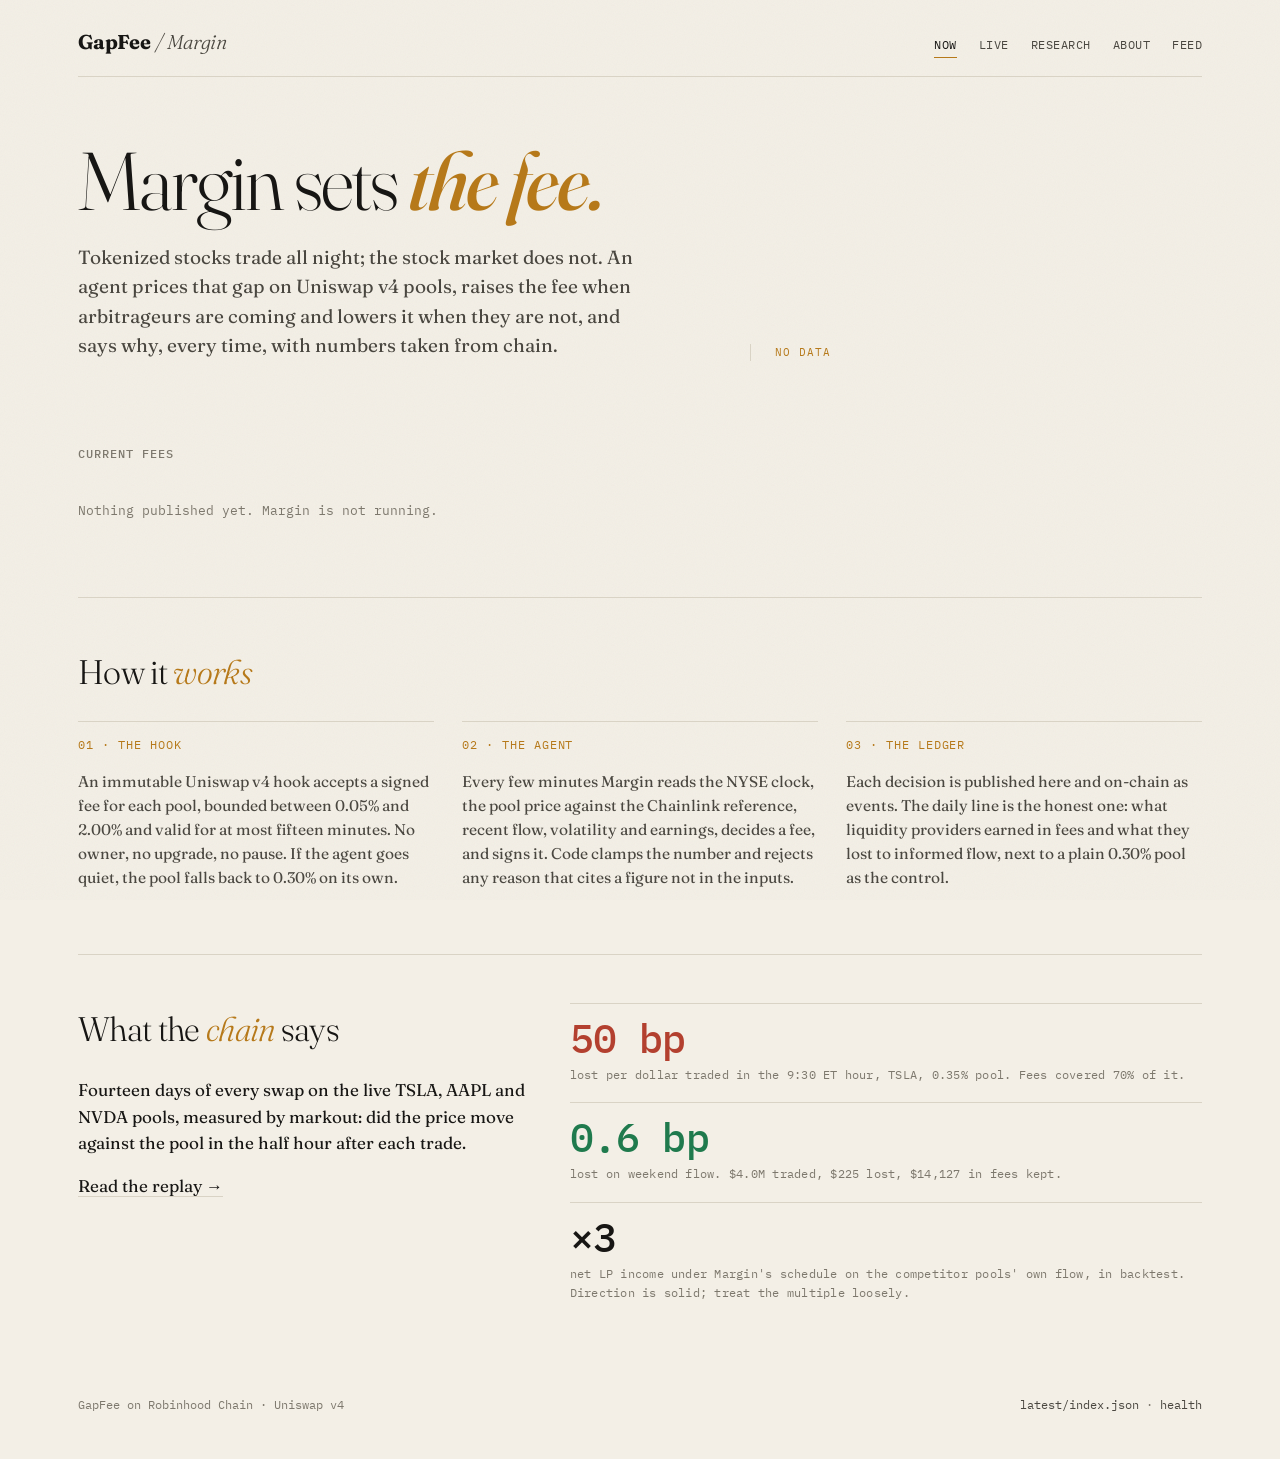
<file: index.html>
<!doctype html>
<html lang="en">
<head>
<meta charset="utf-8">
<meta name="viewport" content="width=device-width, initial-scale=1">
<title>GapFee · Margin sets the fee</title>
<meta name="description" content="An agent prices the swap fee on tokenized-stock/USDG Uniswap v4 pools on Robinhood Chain and posts every decision. Every number from chain.">
<link rel="icon" href="data:image/svg+xml,%3Csvg xmlns='http://www.w3.org/2000/svg' viewBox='0 0 32 32'%3E%3Crect width='32' height='32' fill='%230b0c0e'/%3E%3Cpath d='M6 24 L13 10 L19 20 L26 8' stroke='%23f2b544' stroke-width='3' fill='none'/%3E%3C/svg%3E">
<link rel="stylesheet" href="site.css">
</head>
<body>
<div class="wrap">
  <header class="top">
    <a class="brand" href="./">GapFee <em>/ Margin</em></a>
    <nav><a href="./" aria-current="page">Now</a><a href="live">Live</a><a href="research">Research</a><a href="about">About</a><a href="latest/index.json">Feed</a></nav>
  </header>

  <section class="hero" style="border-bottom:0">
    <div>
      <h1 class="reveal">Margin sets <em>the fee.</em></h1>
      <p class="lede reveal">Tokenized stocks trade all night; the stock market does not. An agent prices that gap on Uniswap v4 pools, raises the fee when arbitrageurs are coming and lowers it when they are not, and says why, every time, with numbers taken from chain.</p>
    </div>
    <div class="clock reveal" id="clock"><span class="phase">loading</span></div>
  </section>
  <div class="tape" id="tape"></div>

  <section>
    <h3>Current fees</h3>
    <div class="cards" id="cards"><div class="empty">loading…</div></div>
  </section>

  <section>
    <h2>How it <em>works</em></h2>
    <div class="grid-3">
      <div class="step"><div class="n">01 · THE HOOK</div><p>An immutable Uniswap v4 hook accepts a signed fee for each pool, bounded between 0.05% and 2.00% and valid for at most fifteen minutes. No owner, no upgrade, no pause. If the agent goes quiet, the pool falls back to 0.30% on its own.</p></div>
      <div class="step"><div class="n">02 · THE AGENT</div><p>Every few minutes Margin reads the NYSE clock, the pool price against the Chainlink reference, recent flow, volatility and earnings, decides a fee, and signs it. Code clamps the number and rejects any reason that cites a figure not in the inputs.</p></div>
      <div class="step"><div class="n">03 · THE LEDGER</div><p>Each decision is published here and on-chain as events. The daily line is the honest one: what liquidity providers earned in fees and what they lost to informed flow, next to a plain 0.30% pool as the control.</p></div>
    </div>
  </section>

  <section>
    <div class="findings">
      <div>
        <h2>What the <em>chain</em> says</h2>
        <p>Fourteen days of every swap on the live TSLA, AAPL and NVDA pools, measured by markout: did the price move against the pool in the half hour after each trade.</p>
        <p><a href="research">Read the replay →</a></p>
      </div>
      <div>
        <div class="stat"><div class="v down num">50 bp</div><div class="k">lost per dollar traded in the 9:30 ET hour, TSLA, 0.35% pool. Fees covered 70% of it.</div></div>
        <div class="stat"><div class="v up num">0.6 bp</div><div class="k">lost on weekend flow. $4.0M traded, $225 lost, $14,127 in fees kept.</div></div>
        <div class="stat"><div class="v num">×3</div><div class="k">net LP income under Margin's schedule on the competitor pools' own flow, in backtest. Direction is solid; treat the multiple loosely.</div></div>
      </div>
    </div>
  </section>

  <footer class="foot">
    <span>GapFee on Robinhood Chain · Uniswap v4</span>
    <span><a href="latest/index.json">latest/index.json</a> · <a href="health">health</a></span>
  </footer>
</div>
<script src="site.js"></script>
<script>
  GapFee.renderCards(document.getElementById("cards"), false).then((pools) => {
    GapFee.renderClock(document.getElementById("clock"), pools);
    GapFee.renderTape(document.getElementById("tape"), pools);
  });
</script>
</body>
</html>
</file>
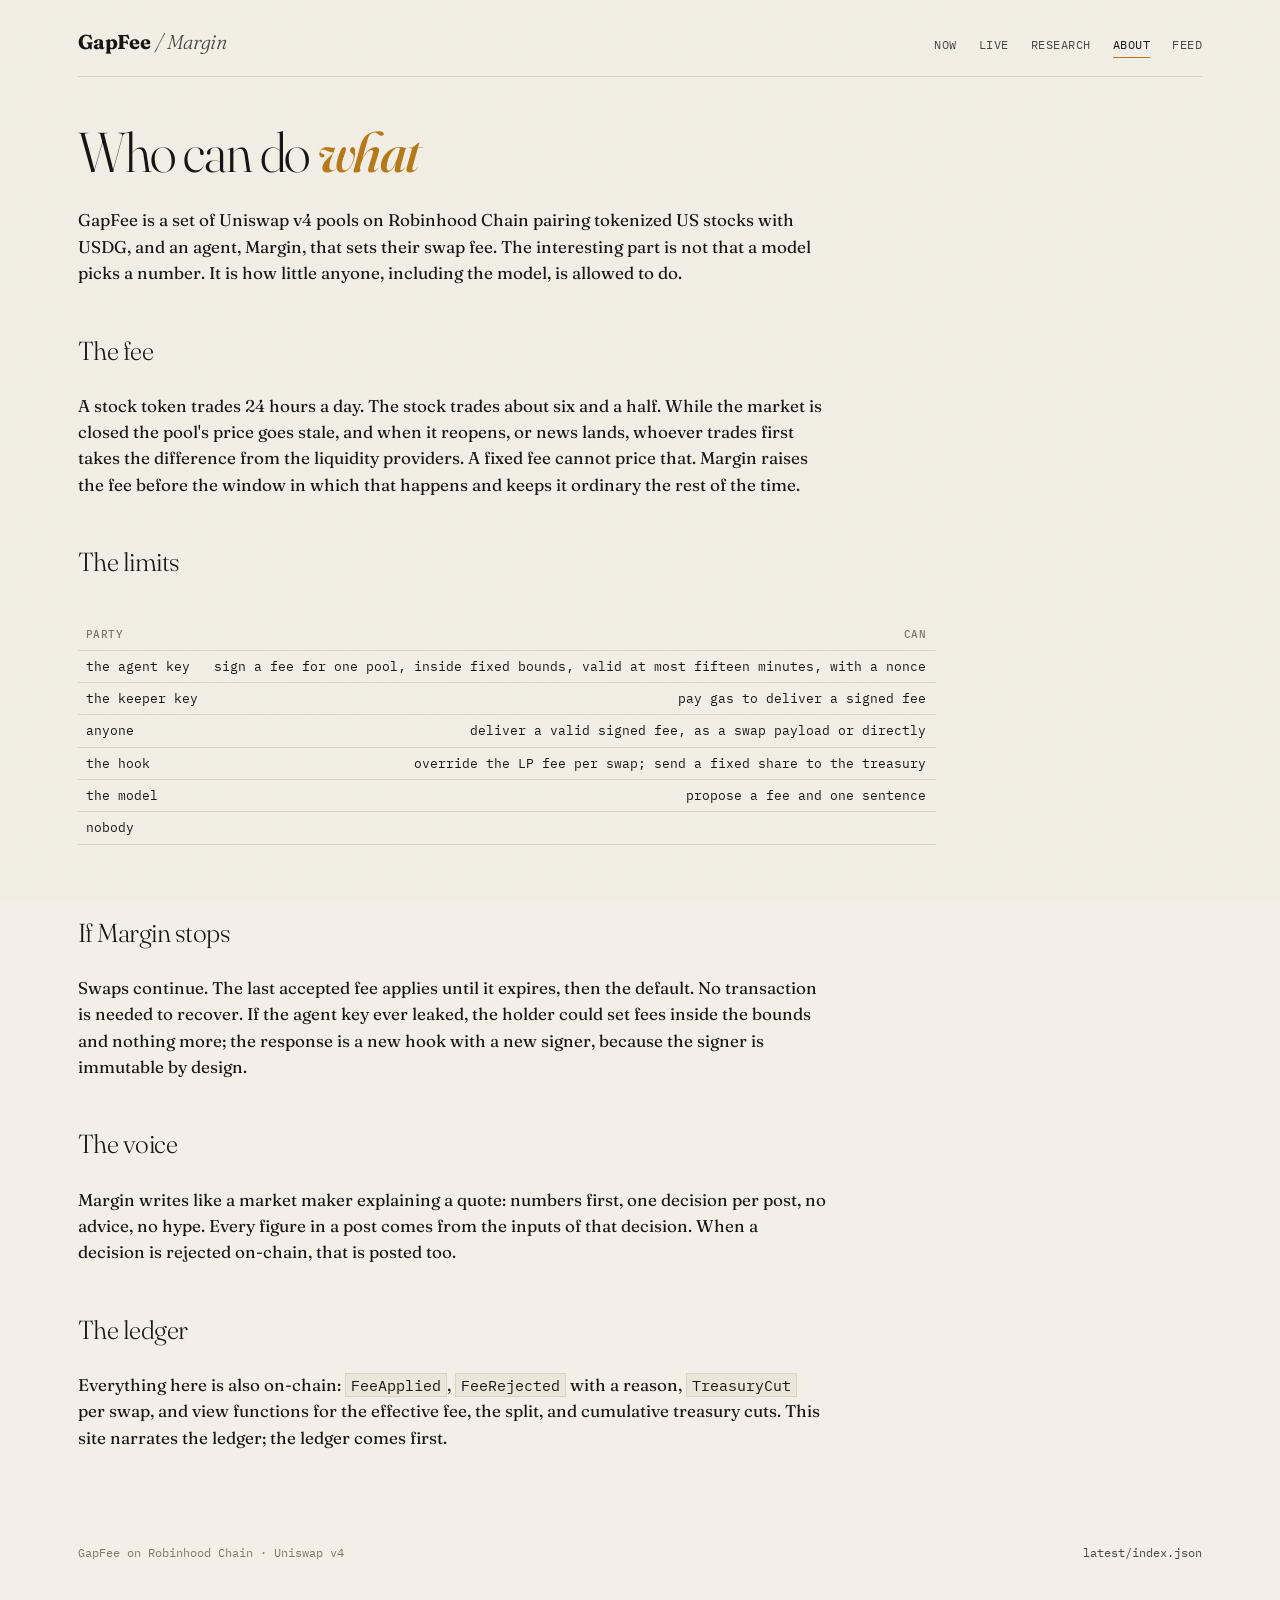
<file: about.html>
<!doctype html>
<html lang="en">
<head>
<meta charset="utf-8">
<meta name="viewport" content="width=device-width, initial-scale=1">
<title>GapFee · About</title>
<link rel="icon" href="data:image/svg+xml,%3Csvg xmlns='http://www.w3.org/2000/svg' viewBox='0 0 32 32'%3E%3Crect width='32' height='32' fill='%230b0c0e'/%3E%3Cpath d='M6 24 L13 10 L19 20 L26 8' stroke='%23f2b544' stroke-width='3' fill='none'/%3E%3C/svg%3E">
<link rel="stylesheet" href="site.css">
</head>
<body>
<div class="wrap">
  <header class="top">
    <a class="brand" href="./">GapFee <em>/ Margin</em></a>
    <nav><a href="./">Now</a><a href="live">Live</a><a href="research">Research</a><a href="about" aria-current="page">About</a><a href="latest/index.json">Feed</a></nav>
  </header>

  <section class="prose" style="border-bottom:0">
    <h1>Who can do <em>what</em></h1>
    <p>GapFee is a set of Uniswap v4 pools on Robinhood Chain pairing tokenized US stocks with USDG, and an agent, Margin, that sets their swap fee. The interesting part is not that a model picks a number. It is how little anyone, including the model, is allowed to do.</p>

    <h2>The fee</h2>
    <p>A stock token trades 24 hours a day. The stock trades about six and a half. While the market is closed the pool's price goes stale, and when it reopens, or news lands, whoever trades first takes the difference from the liquidity providers. A fixed fee cannot price that. Margin raises the fee before the window in which that happens and keeps it ordinary the rest of the time.</p>

    <h2>The limits</h2>
    <div class="tablewrap"><table>
      <thead><tr><th>party</th><th>can</th><th>cannot</th></tr></thead>
      <tbody>
        <tr><td>the agent key</td><td>sign a fee for one pool, inside fixed bounds, valid at most fifteen minutes, with a nonce</td><td>move funds, change the bounds, pause a pool, sign for another chain or hook, replay a signature</td></tr>
        <tr><td>the keeper key</td><td>pay gas to deliver a signed fee</td><td>anything else</td></tr>
        <tr><td>anyone</td><td>deliver a valid signed fee, as a swap payload or directly</td><td>forge one</td></tr>
        <tr><td>the hook</td><td>override the LP fee per swap; send a fixed share to the treasury</td><td>revert a swap over a bad payload; stop a swap if the treasury cannot receive</td></tr>
        <tr><td>the model</td><td>propose a fee and one sentence</td><td>set the fee (code clamps it); publish a number that is not in its inputs (code rejects it)</td></tr>
        <tr><td>nobody</td><td></td><td>upgrade the hook, change the treasury, change the signer</td></tr>
      </tbody>
    </table></div>

    <h2>If Margin stops</h2>
    <p>Swaps continue. The last accepted fee applies until it expires, then the default. No transaction is needed to recover. If the agent key ever leaked, the holder could set fees inside the bounds and nothing more; the response is a new hook with a new signer, because the signer is immutable by design.</p>

    <h2>The voice</h2>
    <p>Margin writes like a market maker explaining a quote: numbers first, one decision per post, no advice, no hype. Every figure in a post comes from the inputs of that decision. When a decision is rejected on-chain, that is posted too.</p>

    <h2>The ledger</h2>
    <p>Everything here is also on-chain: <code>FeeApplied</code>, <code>FeeRejected</code> with a reason, <code>TreasuryCut</code> per swap, and view functions for the effective fee, the split, and cumulative treasury cuts. This site narrates the ledger; the ledger comes first.</p>
  </section>

  <footer class="foot"><span>GapFee on Robinhood Chain · Uniswap v4</span><span><a href="latest/index.json">latest/index.json</a></span></footer>
</div>
</body>
</html>
</file>
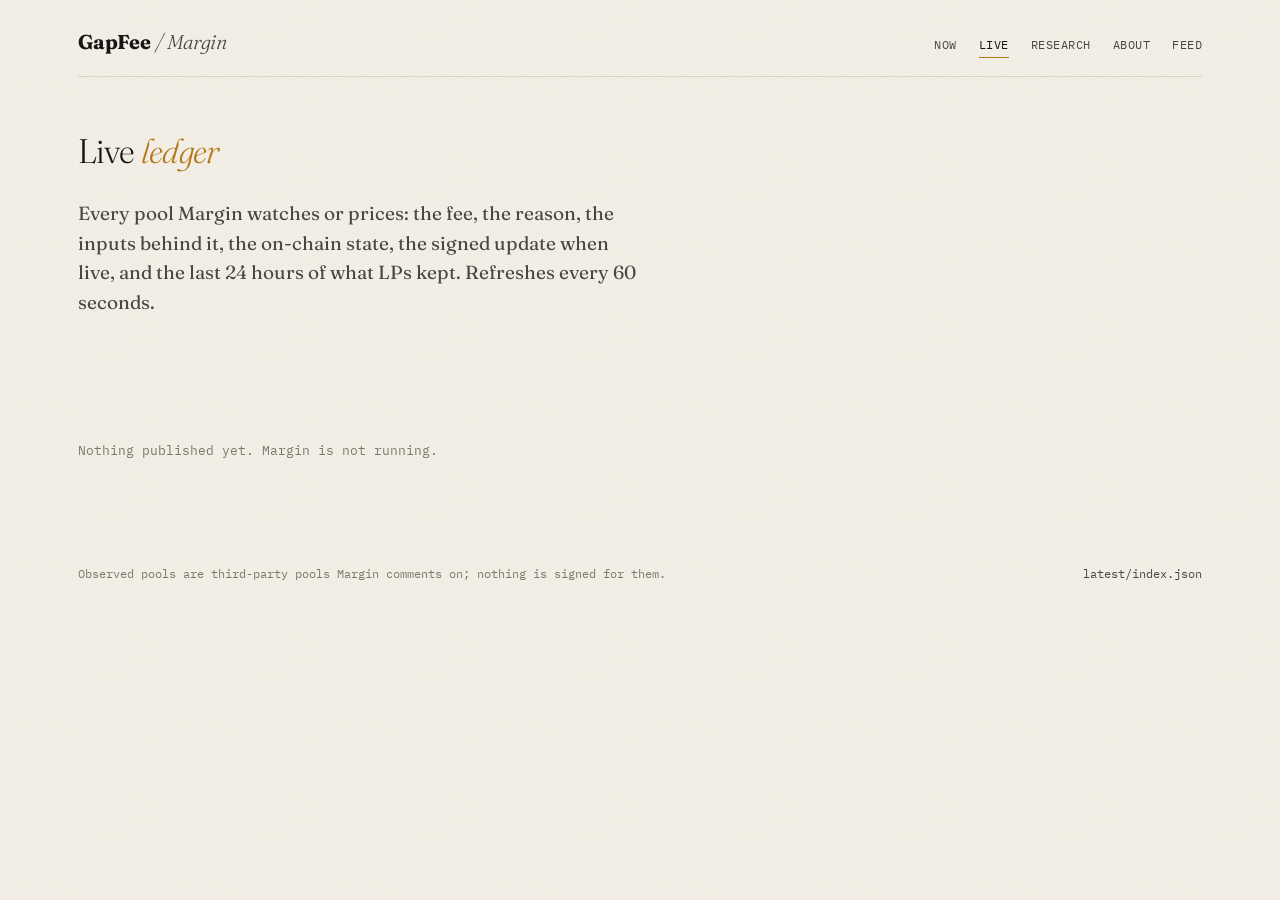
<file: live.html>
<!doctype html>
<html lang="en">
<head>
<meta charset="utf-8">
<meta name="viewport" content="width=device-width, initial-scale=1">
<title>GapFee · Live</title>
<link rel="icon" href="data:image/svg+xml,%3Csvg xmlns='http://www.w3.org/2000/svg' viewBox='0 0 32 32'%3E%3Crect width='32' height='32' fill='%230b0c0e'/%3E%3Cpath d='M6 24 L13 10 L19 20 L26 8' stroke='%23f2b544' stroke-width='3' fill='none'/%3E%3C/svg%3E">
<link rel="stylesheet" href="site.css">
</head>
<body>
<div class="wrap">
  <header class="top">
    <a class="brand" href="./">GapFee <em>/ Margin</em></a>
    <nav><a href="./">Now</a><a href="live" aria-current="page">Live</a><a href="research">Research</a><a href="about">About</a><a href="latest/index.json">Feed</a></nav>
  </header>
  <section style="border-bottom:0">
    <h2>Live <em>ledger</em></h2>
    <p class="lede">Every pool Margin watches or prices: the fee, the reason, the inputs behind it, the on-chain state, the signed update when live, and the last 24 hours of what LPs kept. Refreshes every 60 seconds.</p>
  </section>
  <section>
    <div class="cards" id="cards" style="grid-template-columns: 1fr;"><div class="empty">loading…</div></div>
  </section>
  <footer class="foot"><span>Observed pools are third-party pools Margin comments on; nothing is signed for them.</span><span><a href="latest/index.json">latest/index.json</a></span></footer>
</div>
<script src="site.js"></script>
<script>
  const el = document.getElementById("cards");
  const go = () => GapFee.renderCards(el, true);
  go();
  setInterval(go, 60_000);
</script>
</body>
</html>
</file>
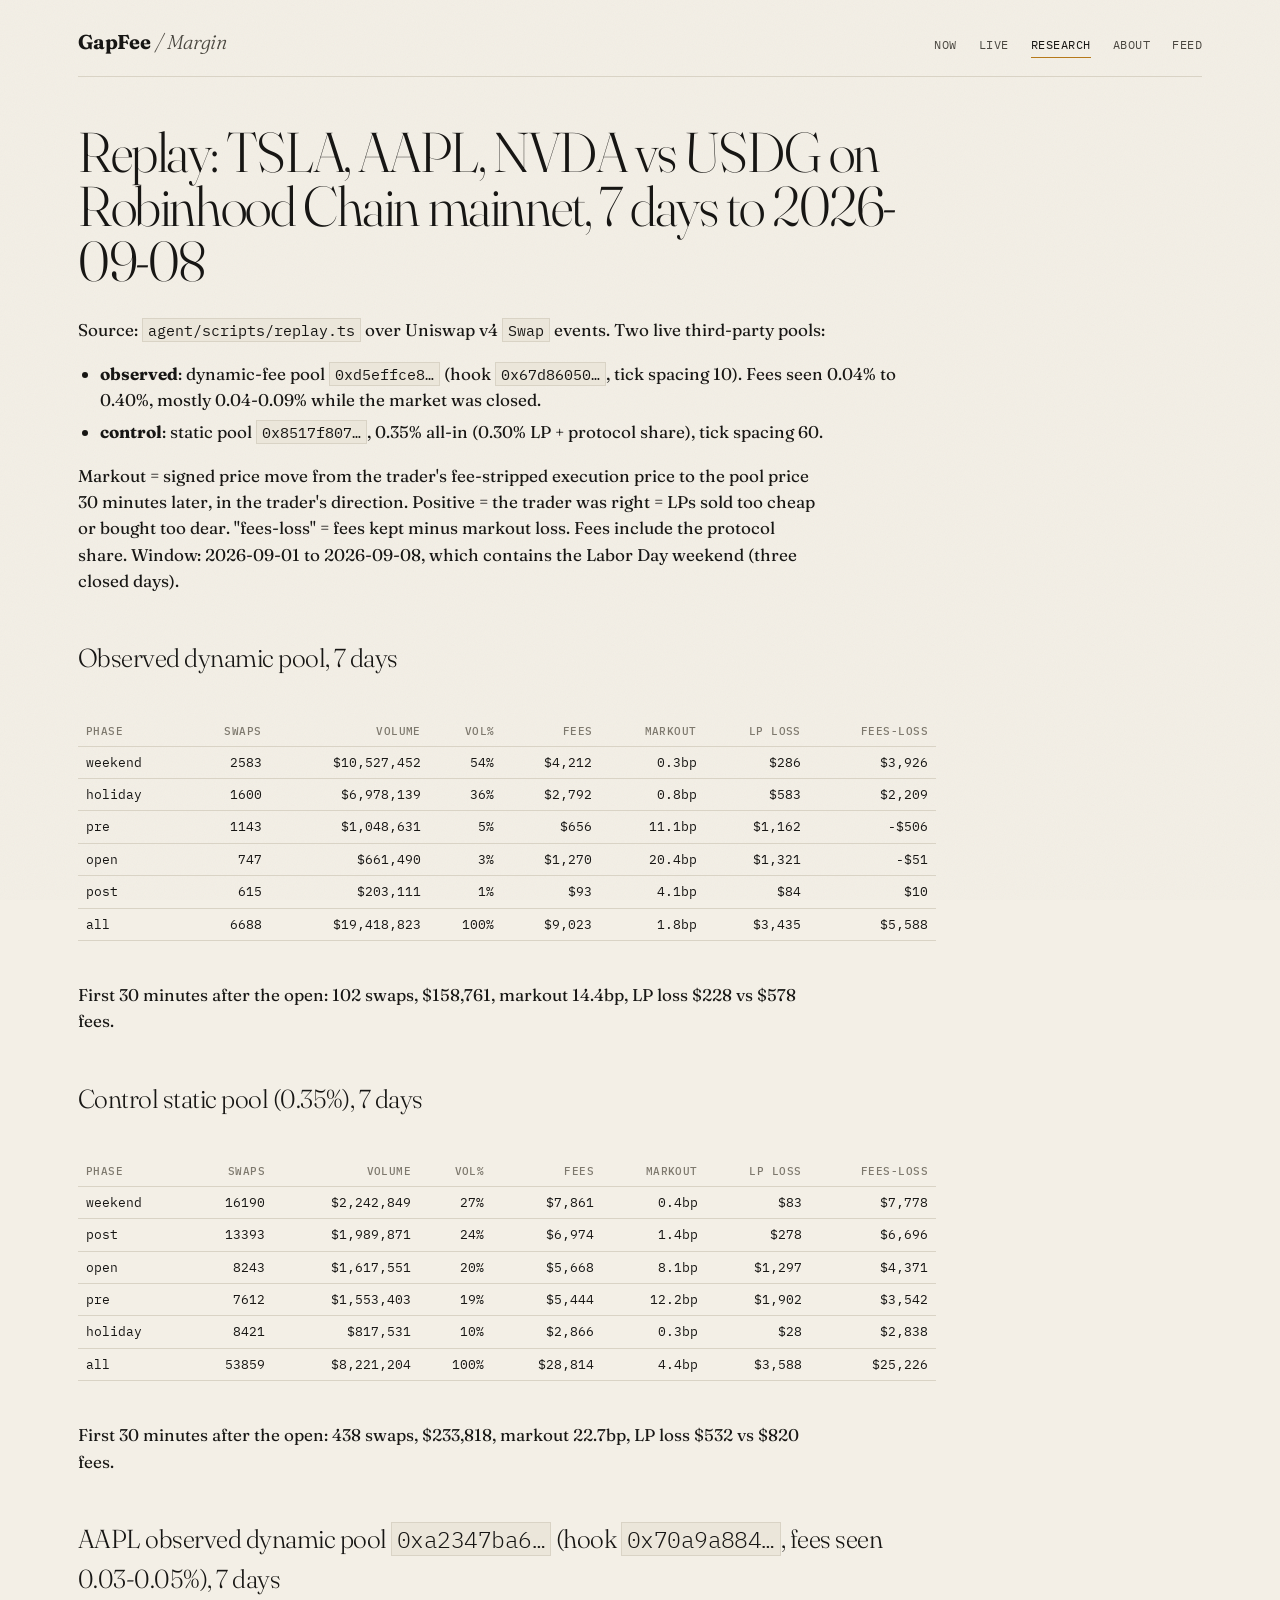
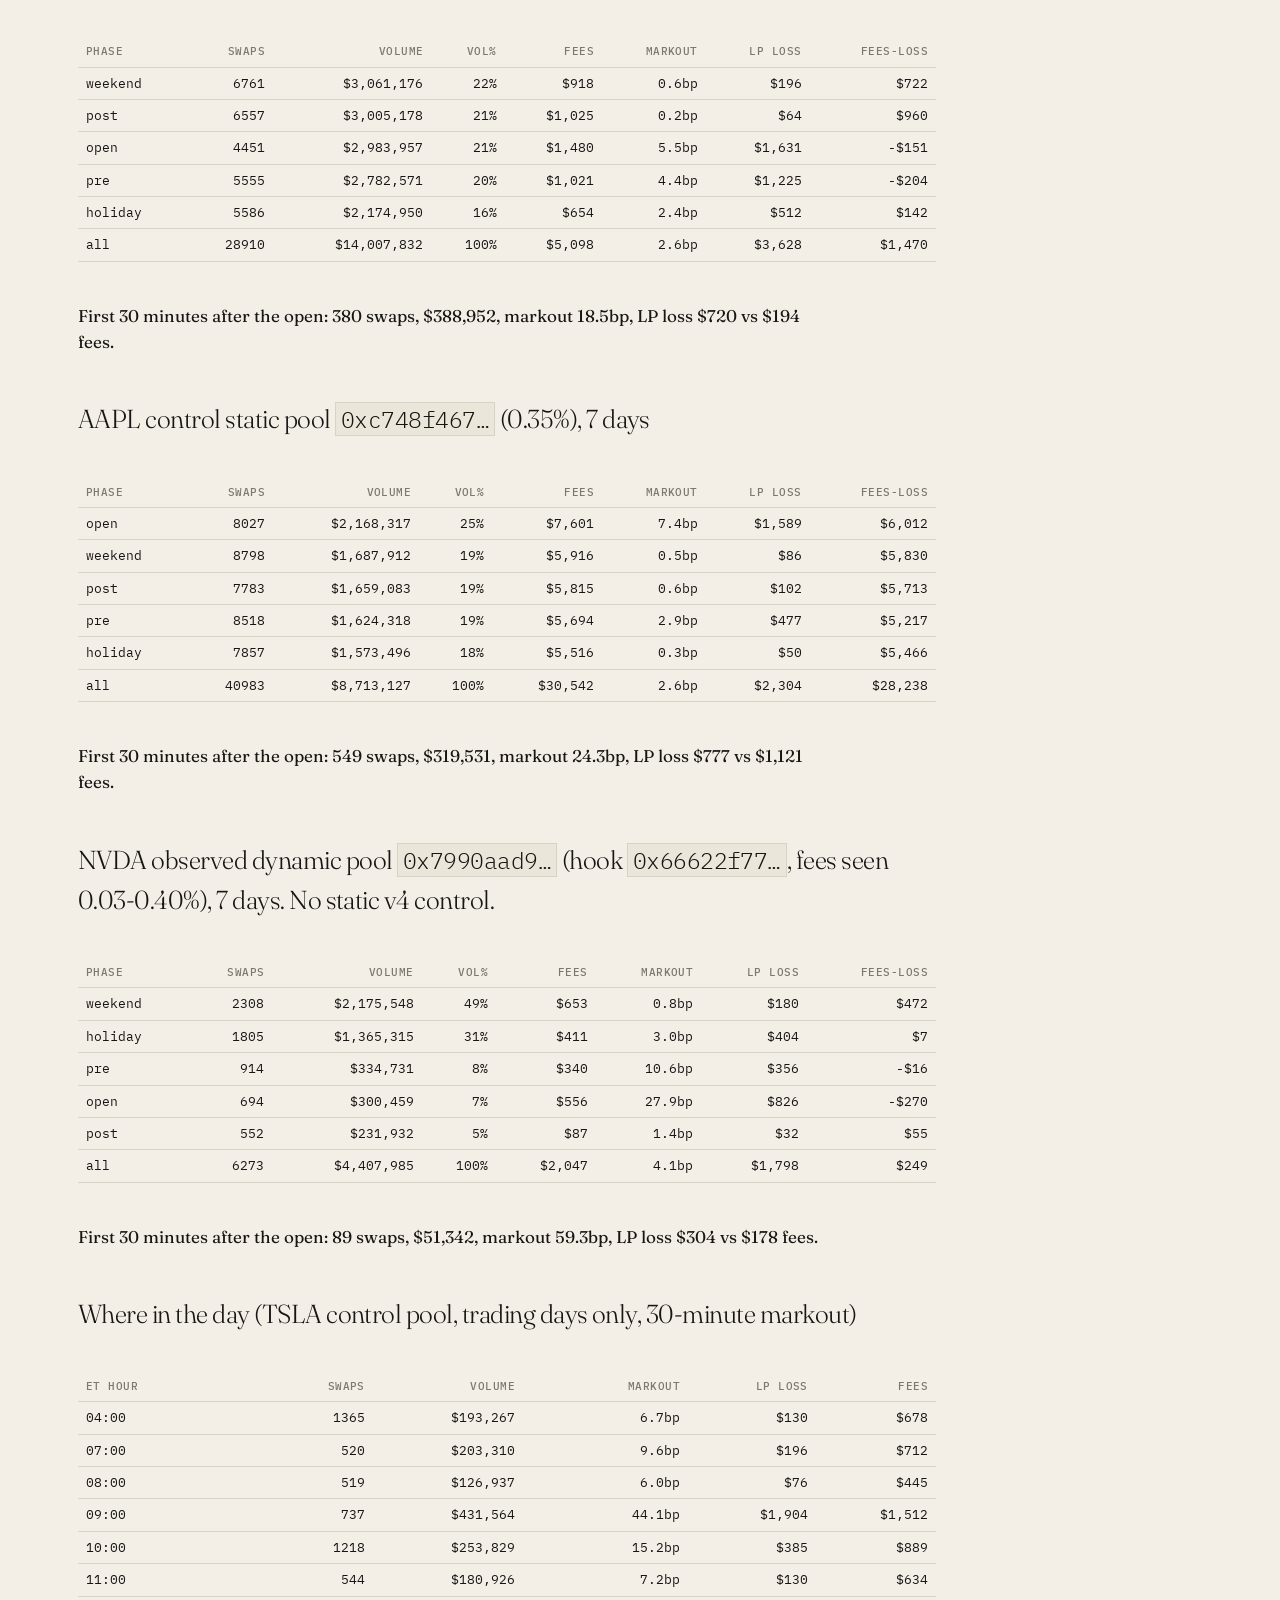
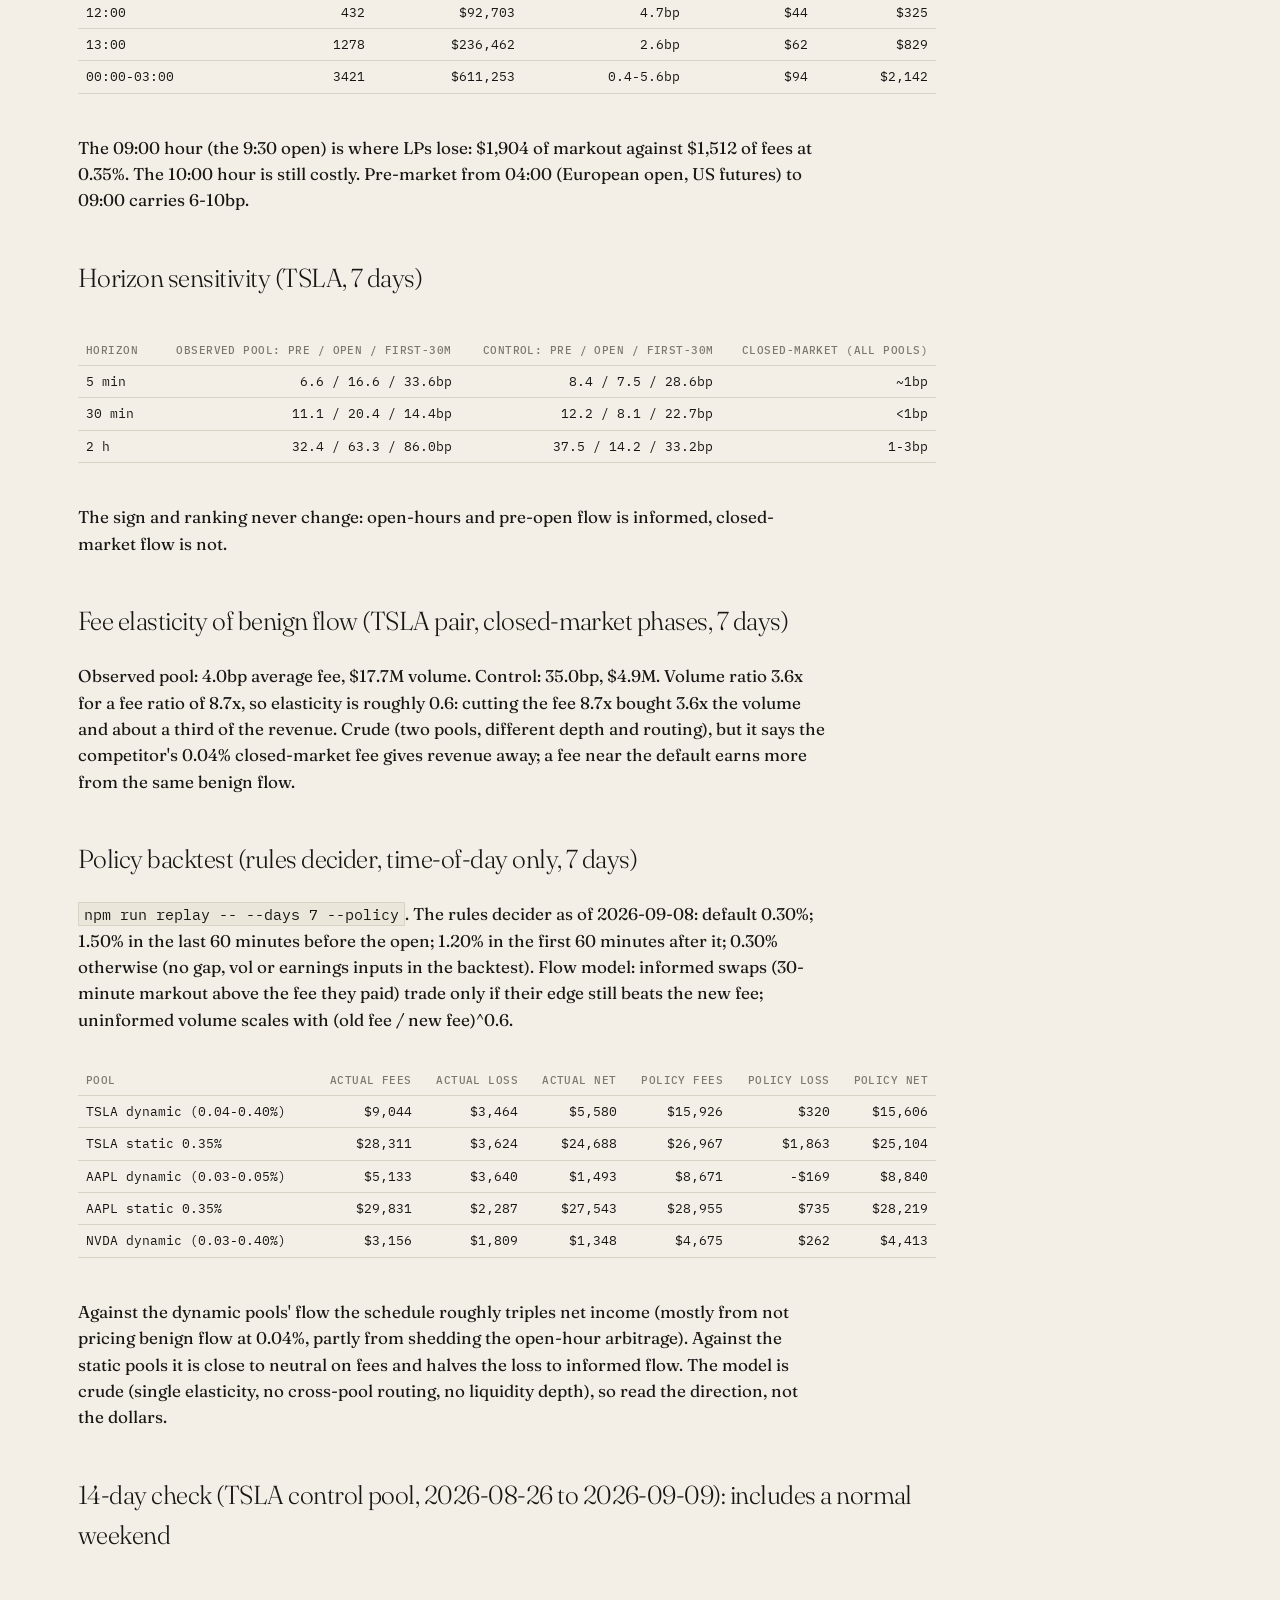
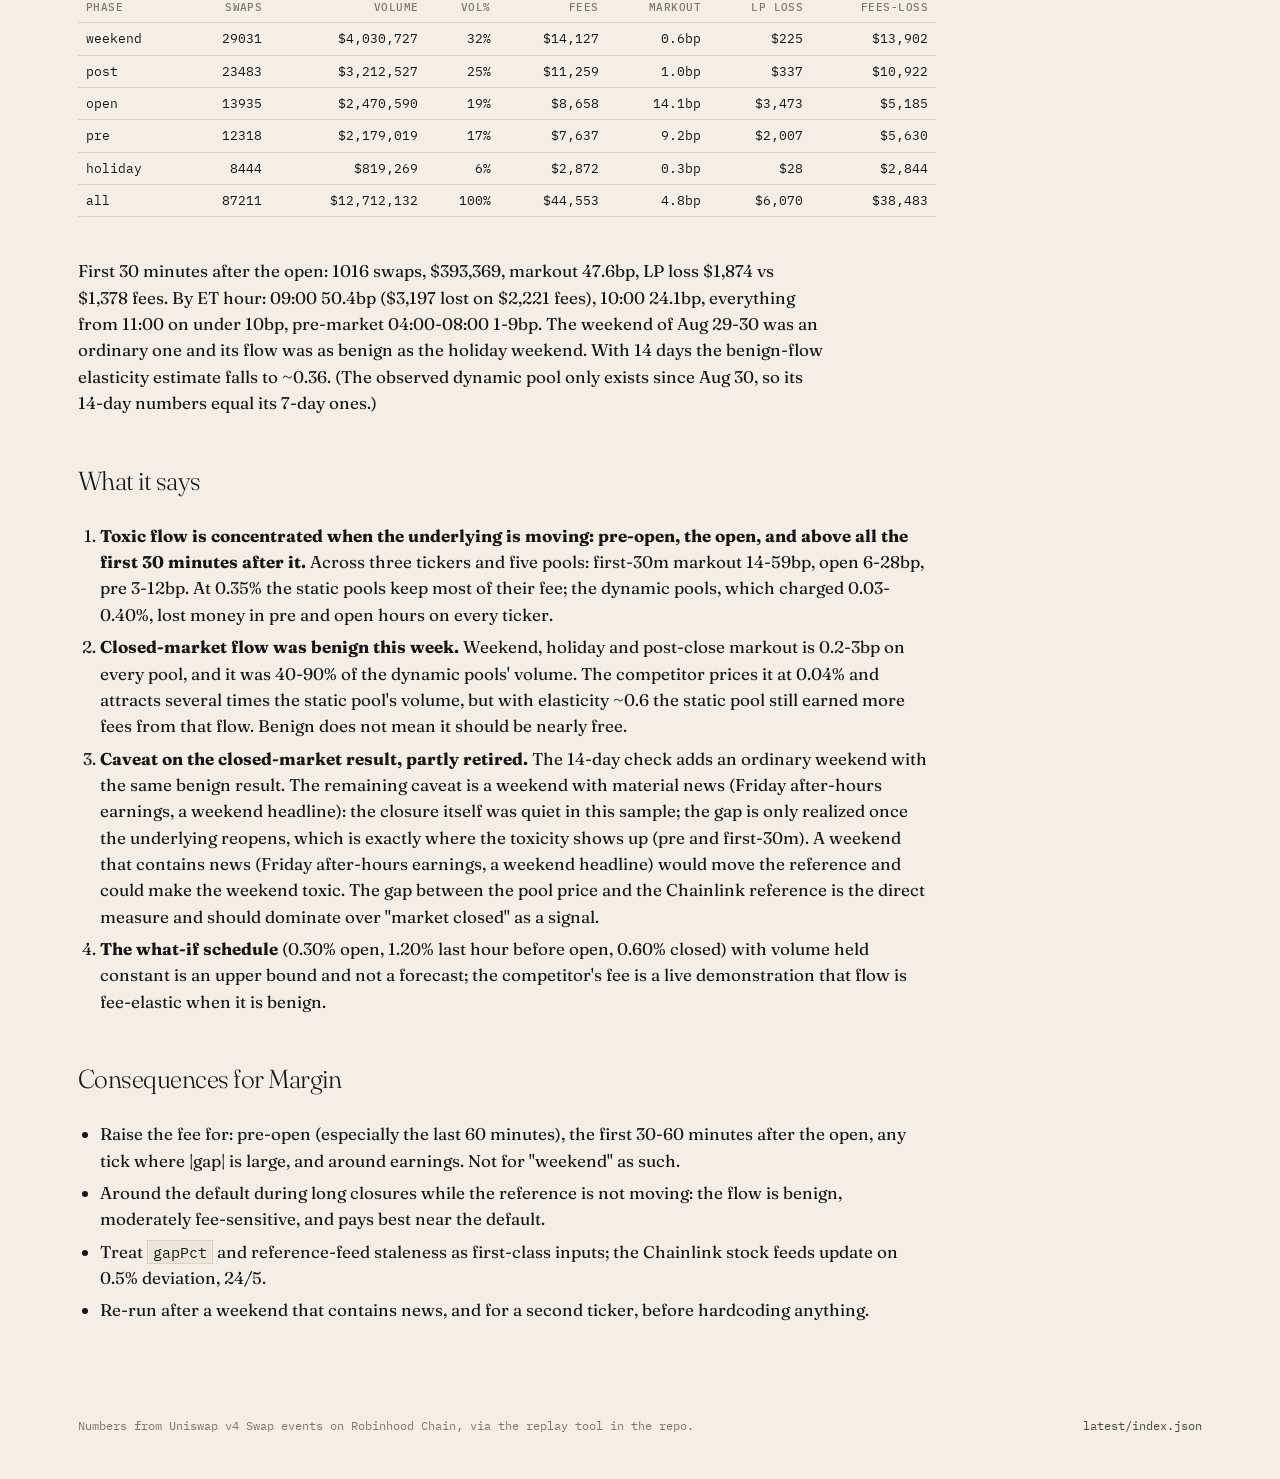
<file: research.html>
<!doctype html>
<html lang="en">
<head>
<meta charset="utf-8">
<meta name="viewport" content="width=device-width, initial-scale=1">
<title>GapFee · Research</title>
<link rel="icon" href="data:image/svg+xml,%3Csvg xmlns='http://www.w3.org/2000/svg' viewBox='0 0 32 32'%3E%3Crect width='32' height='32' fill='%230b0c0e'/%3E%3Cpath d='M6 24 L13 10 L19 20 L26 8' stroke='%23f2b544' stroke-width='3' fill='none'/%3E%3C/svg%3E">
<link rel="stylesheet" href="site.css">
</head>
<body>
<div class="wrap">
  <header class="top">
    <a class="brand" href="./">GapFee <em>/ Margin</em></a>
    <nav><a href="./">Now</a><a href="live">Live</a><a href="research" aria-current="page">Research</a><a href="about">About</a><a href="latest/index.json">Feed</a></nav>
  </header>
  <section class="prose" style="border-bottom:0">
<h1>Replay: TSLA, AAPL, NVDA vs USDG on Robinhood Chain mainnet, 7 days to 2026-09-08</h1>
<p>Source: <code>agent/scripts/replay.ts</code> over Uniswap v4 <code>Swap</code> events. Two live third-party pools:</p>
<ul><li><strong>observed</strong>: dynamic-fee pool <code>0xd5effce8…</code> (hook <code>0x67d86050…</code>, tick spacing 10). Fees seen 0.04% to 0.40%, mostly 0.04-0.09% while the market was closed.</li><li><strong>control</strong>: static pool <code>0x8517f807…</code>, 0.35% all-in (0.30% LP + protocol share), tick spacing 60.</li></ul>
<p>Markout = signed price move from the trader's fee-stripped execution price to the pool price 30 minutes later, in the trader's direction. Positive = the trader was right = LPs sold too cheap or bought too dear. "fees-loss" = fees kept minus markout loss. Fees include the protocol share. Window: 2026-09-01 to 2026-09-08, which contains the Labor Day weekend (three closed days).</p>
<h2>Observed dynamic pool, 7 days</h2>
<div class="tablewrap"><table><thead><tr><th>phase</th><th>swaps</th><th>volume</th><th>vol%</th><th>fees</th><th>markout</th><th>LP loss</th><th>fees-loss</th></tr></thead><tbody><tr><td>weekend</td><td>2583</td><td>$10,527,452</td><td>54%</td><td>$4,212</td><td>0.3bp</td><td>$286</td><td>$3,926</td></tr><tr><td>holiday</td><td>1600</td><td>$6,978,139</td><td>36%</td><td>$2,792</td><td>0.8bp</td><td>$583</td><td>$2,209</td></tr><tr><td>pre</td><td>1143</td><td>$1,048,631</td><td>5%</td><td>$656</td><td>11.1bp</td><td>$1,162</td><td>-$506</td></tr><tr><td>open</td><td>747</td><td>$661,490</td><td>3%</td><td>$1,270</td><td>20.4bp</td><td>$1,321</td><td>-$51</td></tr><tr><td>post</td><td>615</td><td>$203,111</td><td>1%</td><td>$93</td><td>4.1bp</td><td>$84</td><td>$10</td></tr><tr><td>all</td><td>6688</td><td>$19,418,823</td><td>100%</td><td>$9,023</td><td>1.8bp</td><td>$3,435</td><td>$5,588</td></tr></tbody></table></div>
<p>First 30 minutes after the open: 102 swaps, $158,761, markout 14.4bp, LP loss $228 vs $578 fees.</p>
<h2>Control static pool (0.35%), 7 days</h2>
<div class="tablewrap"><table><thead><tr><th>phase</th><th>swaps</th><th>volume</th><th>vol%</th><th>fees</th><th>markout</th><th>LP loss</th><th>fees-loss</th></tr></thead><tbody><tr><td>weekend</td><td>16190</td><td>$2,242,849</td><td>27%</td><td>$7,861</td><td>0.4bp</td><td>$83</td><td>$7,778</td></tr><tr><td>post</td><td>13393</td><td>$1,989,871</td><td>24%</td><td>$6,974</td><td>1.4bp</td><td>$278</td><td>$6,696</td></tr><tr><td>open</td><td>8243</td><td>$1,617,551</td><td>20%</td><td>$5,668</td><td>8.1bp</td><td>$1,297</td><td>$4,371</td></tr><tr><td>pre</td><td>7612</td><td>$1,553,403</td><td>19%</td><td>$5,444</td><td>12.2bp</td><td>$1,902</td><td>$3,542</td></tr><tr><td>holiday</td><td>8421</td><td>$817,531</td><td>10%</td><td>$2,866</td><td>0.3bp</td><td>$28</td><td>$2,838</td></tr><tr><td>all</td><td>53859</td><td>$8,221,204</td><td>100%</td><td>$28,814</td><td>4.4bp</td><td>$3,588</td><td>$25,226</td></tr></tbody></table></div>
<p>First 30 minutes after the open: 438 swaps, $233,818, markout 22.7bp, LP loss $532 vs $820 fees.</p>
<h2>AAPL observed dynamic pool <code>0xa2347ba6…</code> (hook <code>0x70a9a884…</code>, fees seen 0.03-0.05%), 7 days</h2>
<div class="tablewrap"><table><thead><tr><th>phase</th><th>swaps</th><th>volume</th><th>vol%</th><th>fees</th><th>markout</th><th>LP loss</th><th>fees-loss</th></tr></thead><tbody><tr><td>weekend</td><td>6761</td><td>$3,061,176</td><td>22%</td><td>$918</td><td>0.6bp</td><td>$196</td><td>$722</td></tr><tr><td>post</td><td>6557</td><td>$3,005,178</td><td>21%</td><td>$1,025</td><td>0.2bp</td><td>$64</td><td>$960</td></tr><tr><td>open</td><td>4451</td><td>$2,983,957</td><td>21%</td><td>$1,480</td><td>5.5bp</td><td>$1,631</td><td>-$151</td></tr><tr><td>pre</td><td>5555</td><td>$2,782,571</td><td>20%</td><td>$1,021</td><td>4.4bp</td><td>$1,225</td><td>-$204</td></tr><tr><td>holiday</td><td>5586</td><td>$2,174,950</td><td>16%</td><td>$654</td><td>2.4bp</td><td>$512</td><td>$142</td></tr><tr><td>all</td><td>28910</td><td>$14,007,832</td><td>100%</td><td>$5,098</td><td>2.6bp</td><td>$3,628</td><td>$1,470</td></tr></tbody></table></div>
<p>First 30 minutes after the open: 380 swaps, $388,952, markout 18.5bp, LP loss $720 vs $194 fees.</p>
<h2>AAPL control static pool <code>0xc748f467…</code> (0.35%), 7 days</h2>
<div class="tablewrap"><table><thead><tr><th>phase</th><th>swaps</th><th>volume</th><th>vol%</th><th>fees</th><th>markout</th><th>LP loss</th><th>fees-loss</th></tr></thead><tbody><tr><td>open</td><td>8027</td><td>$2,168,317</td><td>25%</td><td>$7,601</td><td>7.4bp</td><td>$1,589</td><td>$6,012</td></tr><tr><td>weekend</td><td>8798</td><td>$1,687,912</td><td>19%</td><td>$5,916</td><td>0.5bp</td><td>$86</td><td>$5,830</td></tr><tr><td>post</td><td>7783</td><td>$1,659,083</td><td>19%</td><td>$5,815</td><td>0.6bp</td><td>$102</td><td>$5,713</td></tr><tr><td>pre</td><td>8518</td><td>$1,624,318</td><td>19%</td><td>$5,694</td><td>2.9bp</td><td>$477</td><td>$5,217</td></tr><tr><td>holiday</td><td>7857</td><td>$1,573,496</td><td>18%</td><td>$5,516</td><td>0.3bp</td><td>$50</td><td>$5,466</td></tr><tr><td>all</td><td>40983</td><td>$8,713,127</td><td>100%</td><td>$30,542</td><td>2.6bp</td><td>$2,304</td><td>$28,238</td></tr></tbody></table></div>
<p>First 30 minutes after the open: 549 swaps, $319,531, markout 24.3bp, LP loss $777 vs $1,121 fees.</p>
<h2>NVDA observed dynamic pool <code>0x7990aad9…</code> (hook <code>0x66622f77…</code>, fees seen 0.03-0.40%), 7 days. No static v4 control.</h2>
<div class="tablewrap"><table><thead><tr><th>phase</th><th>swaps</th><th>volume</th><th>vol%</th><th>fees</th><th>markout</th><th>LP loss</th><th>fees-loss</th></tr></thead><tbody><tr><td>weekend</td><td>2308</td><td>$2,175,548</td><td>49%</td><td>$653</td><td>0.8bp</td><td>$180</td><td>$472</td></tr><tr><td>holiday</td><td>1805</td><td>$1,365,315</td><td>31%</td><td>$411</td><td>3.0bp</td><td>$404</td><td>$7</td></tr><tr><td>pre</td><td>914</td><td>$334,731</td><td>8%</td><td>$340</td><td>10.6bp</td><td>$356</td><td>-$16</td></tr><tr><td>open</td><td>694</td><td>$300,459</td><td>7%</td><td>$556</td><td>27.9bp</td><td>$826</td><td>-$270</td></tr><tr><td>post</td><td>552</td><td>$231,932</td><td>5%</td><td>$87</td><td>1.4bp</td><td>$32</td><td>$55</td></tr><tr><td>all</td><td>6273</td><td>$4,407,985</td><td>100%</td><td>$2,047</td><td>4.1bp</td><td>$1,798</td><td>$249</td></tr></tbody></table></div>
<p>First 30 minutes after the open: 89 swaps, $51,342, markout 59.3bp, LP loss $304 vs $178 fees.</p>
<h2>Where in the day (TSLA control pool, trading days only, 30-minute markout)</h2>
<div class="tablewrap"><table><thead><tr><th>ET hour</th><th>swaps</th><th>volume</th><th>markout</th><th>LP loss</th><th>fees</th></tr></thead><tbody><tr><td>04:00</td><td>1365</td><td>$193,267</td><td>6.7bp</td><td>$130</td><td>$678</td></tr><tr><td>07:00</td><td>520</td><td>$203,310</td><td>9.6bp</td><td>$196</td><td>$712</td></tr><tr><td>08:00</td><td>519</td><td>$126,937</td><td>6.0bp</td><td>$76</td><td>$445</td></tr><tr><td>09:00</td><td>737</td><td>$431,564</td><td>44.1bp</td><td>$1,904</td><td>$1,512</td></tr><tr><td>10:00</td><td>1218</td><td>$253,829</td><td>15.2bp</td><td>$385</td><td>$889</td></tr><tr><td>11:00</td><td>544</td><td>$180,926</td><td>7.2bp</td><td>$130</td><td>$634</td></tr><tr><td>12:00</td><td>432</td><td>$92,703</td><td>4.7bp</td><td>$44</td><td>$325</td></tr><tr><td>13:00</td><td>1278</td><td>$236,462</td><td>2.6bp</td><td>$62</td><td>$829</td></tr><tr><td>00:00-03:00</td><td>3421</td><td>$611,253</td><td>0.4-5.6bp</td><td>$94</td><td>$2,142</td></tr></tbody></table></div>
<p>The 09:00 hour (the 9:30 open) is where LPs lose: $1,904 of markout against $1,512 of fees at 0.35%. The 10:00 hour is still costly. Pre-market from 04:00 (European open, US futures) to 09:00 carries 6-10bp.</p>
<h2>Horizon sensitivity (TSLA, 7 days)</h2>
<div class="tablewrap"><table><thead><tr><th>horizon</th><th>observed pool: pre / open / first-30m</th><th>control: pre / open / first-30m</th><th>closed-market (all pools)</th></tr></thead><tbody><tr><td>5 min</td><td>6.6 / 16.6 / 33.6bp</td><td>8.4 / 7.5 / 28.6bp</td><td>~1bp</td></tr><tr><td>30 min</td><td>11.1 / 20.4 / 14.4bp</td><td>12.2 / 8.1 / 22.7bp</td><td>&lt;1bp</td></tr><tr><td>2 h</td><td>32.4 / 63.3 / 86.0bp</td><td>37.5 / 14.2 / 33.2bp</td><td>1-3bp</td></tr></tbody></table></div>
<p>The sign and ranking never change: open-hours and pre-open flow is informed, closed-market flow is not.</p>
<h2>Fee elasticity of benign flow (TSLA pair, closed-market phases, 7 days)</h2>
<p>Observed pool: 4.0bp average fee, $17.7M volume. Control: 35.0bp, $4.9M. Volume ratio 3.6x for a fee ratio of 8.7x, so elasticity is roughly 0.6: cutting the fee 8.7x bought 3.6x the volume and about a third of the revenue. Crude (two pools, different depth and routing), but it says the competitor's 0.04% closed-market fee gives revenue away; a fee near the default earns more from the same benign flow.</p>
<h2>Policy backtest (rules decider, time-of-day only, 7 days)</h2>
<p><code>npm run replay -- --days 7 --policy</code>. The rules decider as of 2026-09-08: default 0.30%; 1.50% in the last 60 minutes before the open; 1.20% in the first 60 minutes after it; 0.30% otherwise (no gap, vol or earnings inputs in the backtest). Flow model: informed swaps (30-minute markout above the fee they paid) trade only if their edge still beats the new fee; uninformed volume scales with (old fee / new fee)^0.6.</p>
<div class="tablewrap"><table><thead><tr><th>pool</th><th>actual fees</th><th>actual loss</th><th>actual net</th><th>policy fees</th><th>policy loss</th><th>policy net</th></tr></thead><tbody><tr><td>TSLA dynamic (0.04-0.40%)</td><td>$9,044</td><td>$3,464</td><td>$5,580</td><td>$15,926</td><td>$320</td><td>$15,606</td></tr><tr><td>TSLA static 0.35%</td><td>$28,311</td><td>$3,624</td><td>$24,688</td><td>$26,967</td><td>$1,863</td><td>$25,104</td></tr><tr><td>AAPL dynamic (0.03-0.05%)</td><td>$5,133</td><td>$3,640</td><td>$1,493</td><td>$8,671</td><td>-$169</td><td>$8,840</td></tr><tr><td>AAPL static 0.35%</td><td>$29,831</td><td>$2,287</td><td>$27,543</td><td>$28,955</td><td>$735</td><td>$28,219</td></tr><tr><td>NVDA dynamic (0.03-0.40%)</td><td>$3,156</td><td>$1,809</td><td>$1,348</td><td>$4,675</td><td>$262</td><td>$4,413</td></tr></tbody></table></div>
<p>Against the dynamic pools' flow the schedule roughly triples net income (mostly from not pricing benign flow at 0.04%, partly from shedding the open-hour arbitrage). Against the static pools it is close to neutral on fees and halves the loss to informed flow. The model is crude (single elasticity, no cross-pool routing, no liquidity depth), so read the direction, not the dollars.</p>
<h2>14-day check (TSLA control pool, 2026-08-26 to 2026-09-09): includes a normal weekend</h2>
<div class="tablewrap"><table><thead><tr><th>phase</th><th>swaps</th><th>volume</th><th>vol%</th><th>fees</th><th>markout</th><th>LP loss</th><th>fees-loss</th></tr></thead><tbody><tr><td>weekend</td><td>29031</td><td>$4,030,727</td><td>32%</td><td>$14,127</td><td>0.6bp</td><td>$225</td><td>$13,902</td></tr><tr><td>post</td><td>23483</td><td>$3,212,527</td><td>25%</td><td>$11,259</td><td>1.0bp</td><td>$337</td><td>$10,922</td></tr><tr><td>open</td><td>13935</td><td>$2,470,590</td><td>19%</td><td>$8,658</td><td>14.1bp</td><td>$3,473</td><td>$5,185</td></tr><tr><td>pre</td><td>12318</td><td>$2,179,019</td><td>17%</td><td>$7,637</td><td>9.2bp</td><td>$2,007</td><td>$5,630</td></tr><tr><td>holiday</td><td>8444</td><td>$819,269</td><td>6%</td><td>$2,872</td><td>0.3bp</td><td>$28</td><td>$2,844</td></tr><tr><td>all</td><td>87211</td><td>$12,712,132</td><td>100%</td><td>$44,553</td><td>4.8bp</td><td>$6,070</td><td>$38,483</td></tr></tbody></table></div>
<p>First 30 minutes after the open: 1016 swaps, $393,369, markout 47.6bp, LP loss $1,874 vs $1,378 fees. By ET hour: 09:00 50.4bp ($3,197 lost on $2,221 fees), 10:00 24.1bp, everything from 11:00 on under 10bp, pre-market 04:00-08:00 1-9bp. The weekend of Aug 29-30 was an ordinary one and its flow was as benign as the holiday weekend. With 14 days the benign-flow elasticity estimate falls to ~0.36. (The observed dynamic pool only exists since Aug 30, so its 14-day numbers equal its 7-day ones.)</p>
<h2>What it says</h2>
<ol><li><strong>Toxic flow is concentrated when the underlying is moving: pre-open, the open, and above all the first 30 minutes after it.</strong> Across three tickers and five pools: first-30m markout 14-59bp, open 6-28bp, pre 3-12bp. At 0.35% the static pools keep most of their fee; the dynamic pools, which charged 0.03-0.40%, lost money in pre and open hours on every ticker.</li><li><strong>Closed-market flow was benign this week.</strong> Weekend, holiday and post-close markout is 0.2-3bp on every pool, and it was 40-90% of the dynamic pools' volume. The competitor prices it at 0.04% and attracts several times the static pool's volume, but with elasticity ~0.6 the static pool still earned more fees from that flow. Benign does not mean it should be nearly free.</li><li><strong>Caveat on the closed-market result, partly retired.</strong> The 14-day check adds an ordinary weekend with the same benign result. The remaining caveat is a weekend with material news (Friday after-hours earnings, a weekend headline): the closure itself was quiet in this sample; the gap is only realized once the underlying reopens, which is exactly where the toxicity shows up (pre and first-30m). A weekend that contains news (Friday after-hours earnings, a weekend headline) would move the reference and could make the weekend toxic. The gap between the pool price and the Chainlink reference is the direct measure and should dominate over "market closed" as a signal.</li><li><strong>The what-if schedule</strong> (0.30% open, 1.20% last hour before open, 0.60% closed) with volume held constant is an upper bound and not a forecast; the competitor's fee is a live demonstration that flow is fee-elastic when it is benign.</li></ol>
<h2>Consequences for Margin</h2>
<ul><li>Raise the fee for: pre-open (especially the last 60 minutes), the first 30-60 minutes after the open, any tick where |gap| is large, and around earnings. Not for "weekend" as such.</li><li>Around the default during long closures while the reference is not moving: the flow is benign, moderately fee-sensitive, and pays best near the default.</li><li>Treat <code>gapPct</code> and reference-feed staleness as first-class inputs; the Chainlink stock feeds update on 0.5% deviation, 24/5.</li><li>Re-run after a weekend that contains news, and for a second ticker, before hardcoding anything.</li></ul>
  </section>
  <footer class="foot"><span>Numbers from Uniswap v4 Swap events on Robinhood Chain, via the replay tool in the repo.</span><span><a href="latest/index.json">latest/index.json</a></span></footer>
</div>
</body>
</html>
</file>
<file: site.css>
/* GapFee: the ledger. Dark screen, warm paper type, one amber accent, tabular numerals. */
@import url("https://fonts.googleapis.com/css2?family=Fraunces:ital,opsz,wght@0,9..144,300;0,9..144,500;0,9..144,700;1,9..144,300;1,9..144,500&family=IBM+Plex+Mono:ital,wght@0,400;0,500;1,400&display=swap");

:root {
  color-scheme: dark light;
  --bg: #0b0c0e;
  --bg-2: #111317;
  --ink: #ebe6da;
  --ink-2: #b8b2a3;
  --muted: #7d786d;
  --rule: #2a2d33;
  --accent: #f2b544;
  --accent-ink: #1a1305;
  --up: #7fd6a4;
  --down: #e26a5e;
  --serif: "Fraunces", "Iowan Old Style", Georgia, serif;
  --mono: "IBM Plex Mono", "SFMono-Regular", Menlo, Consolas, monospace;
  --maxw: 1180px;
}
@media (prefers-color-scheme: light) {
  :root {
    --bg: #f3efe6;
    --bg-2: #ebe6da;
    --ink: #171614;
    --ink-2: #4a4740;
    --muted: #7d786d;
    --rule: #d9d3c5;
    --accent: #b6791a;
    --accent-ink: #fff7e6;
    --up: #1f7a4d;
    --down: #b3402f;
  }
}

* { box-sizing: border-box; }
html { background: var(--bg); }
body {
  margin: 0;
  color: var(--ink);
  background: var(--bg);
  font-family: var(--serif);
  font-size: 17px;
  line-height: 1.55;
  font-variation-settings: "opsz" 14;
  -webkit-font-smoothing: antialiased;
  position: relative;
}
body::before {
  /* grain */
  content: "";
  position: fixed;
  inset: 0;
  pointer-events: none;
  opacity: 0.045;
  background-image: url("data:image/svg+xml;utf8,<svg xmlns='http://www.w3.org/2000/svg' width='160' height='160'><filter id='n'><feTurbulence type='fractalNoise' baseFrequency='0.9' numOctaves='2' stitchTiles='stitch'/></filter><rect width='100%' height='100%' filter='url(%23n)'/></svg>");
  z-index: 0;
}
a { color: inherit; text-decoration: none; border-bottom: 1px solid var(--rule); }
a:hover { border-bottom-color: var(--accent); }
.mono, .num, table, dl, .tag, .tape, nav, .foot, .ticker { font-family: var(--mono); font-variant-numeric: tabular-nums; }
.num { font-variant-numeric: tabular-nums; }

.wrap { position: relative; z-index: 1; max-width: var(--maxw); margin: 0 auto; padding: 0 28px; }

/* header */
header.top {
  display: grid;
  grid-template-columns: 1fr auto;
  align-items: baseline;
  padding: 26px 0 18px;
  border-bottom: 1px solid var(--rule);
}
.brand { font-family: var(--serif); font-weight: 700; font-size: 20px; letter-spacing: -0.01em; border: 0; }
.brand em { font-style: italic; font-weight: 300; color: var(--ink-2); }
nav { font-size: 12px; letter-spacing: 0.04em; text-transform: uppercase; display: flex; gap: 22px; }
nav a { border: 0; color: var(--ink-2); padding-bottom: 2px; }
nav a[aria-current="page"], nav a:hover { color: var(--ink); border-bottom: 1px solid var(--accent); }

/* hero */
.hero { padding: 64px 0 36px; display: grid; grid-template-columns: 7fr 5fr; gap: 40px; align-items: end; }
h1 { font-family: var(--serif); font-weight: 300; font-size: clamp(44px, 6.4vw, 84px); line-height: 0.98; letter-spacing: -0.025em; margin: 0 0 22px; font-variation-settings: "opsz" 144; }
h1 em { font-style: italic; font-weight: 500; color: var(--accent); }
.lede { font-size: 19px; max-width: 560px; color: var(--ink-2); margin: 0; }
.clock { border-left: 1px solid var(--rule); padding-left: 24px; font-family: var(--mono); font-size: 13px; color: var(--ink-2); display: grid; gap: 6px; }
.clock .big { font-size: 34px; color: var(--ink); line-height: 1; margin-bottom: 4px; }
.clock .phase { color: var(--accent); text-transform: uppercase; letter-spacing: 0.08em; font-size: 11px; }

/* tape */
.tape { margin: 34px 0 0; border-top: 1px solid var(--rule); border-bottom: 1px solid var(--rule); overflow: hidden; white-space: nowrap; font-size: 13px; color: var(--ink-2); padding: 10px 0; mask-image: linear-gradient(90deg, transparent, #000 6%, #000 94%, transparent); }
.tape .track { display: inline-block; padding-left: 100%; animation: tape 90s linear infinite; }
.tape .track span { margin-right: 56px; }
.tape .track b { color: var(--accent); font-weight: 500; }
@keyframes tape { to { transform: translateX(-100%); } }
@media (prefers-reduced-motion: reduce) { .tape .track { animation: none; padding-left: 0; white-space: normal; } }

/* sections */
section { padding: 48px 0; border-bottom: 1px solid var(--rule); }
section:last-of-type { border-bottom: 0; }
h2 { font-family: var(--serif); font-weight: 300; font-size: 34px; letter-spacing: -0.02em; margin: 0 0 22px; font-variation-settings: "opsz" 72; }
h2 em { font-style: italic; color: var(--accent); }
h3 { font-family: var(--mono); font-weight: 500; font-size: 12px; letter-spacing: 0.08em; text-transform: uppercase; color: var(--muted); margin: 0 0 10px; }
p { max-width: 68ch; }
.grid-3 { display: grid; grid-template-columns: repeat(3, 1fr); gap: 28px; }
.step { border-top: 1px solid var(--rule); padding-top: 14px; }
.step .n { font-family: var(--mono); color: var(--accent); font-size: 12px; letter-spacing: 0.08em; }
.step p { font-size: 15.5px; color: var(--ink-2); }

/* cards (live fees) */
.cards { display: grid; grid-template-columns: repeat(auto-fill, minmax(300px, 1fr)); gap: 18px; }
.card { background: var(--bg-2); border: 1px solid var(--rule); padding: 18px 20px 16px; position: relative; overflow: hidden; }
.card::after { content: ""; position: absolute; left: 0; top: 0; width: 3px; height: 100%; background: var(--accent); opacity: 0.85; }
.card .row { display: flex; justify-content: space-between; align-items: baseline; gap: 12px; }
.card .fee { font-family: var(--mono); font-size: 44px; font-weight: 500; line-height: 1; letter-spacing: -0.02em; }
.card .pair { font-family: var(--mono); font-size: 13px; color: var(--ink-2); }
.tag { display: inline-block; font-size: 10.5px; letter-spacing: 0.08em; text-transform: uppercase; padding: 3px 8px; border: 1px solid var(--rule); color: var(--muted); border-radius: 2px; }
.tag.live { border-color: var(--up); color: var(--up); }
.tag.observe { border-color: var(--accent); color: var(--accent); }
.card .reason { font-size: 15px; margin: 12px 0 8px; color: var(--ink); min-height: 2.4em; }
.card .meta { font-family: var(--mono); font-size: 12px; color: var(--muted); display: flex; flex-wrap: wrap; gap: 6px 14px; }
.card svg { width: 100%; height: auto; display: block; margin-top: 12px; }
.axis { fill: var(--muted); font-size: 10px; font-family: var(--mono); }
.empty { color: var(--muted); font-family: var(--mono); font-size: 13px; padding: 28px 0; }

/* detail list (live page) */
dl { display: grid; grid-template-columns: max-content 1fr; gap: 4px 18px; font-size: 12.5px; margin: 12px 0 0; }
dt { color: var(--muted); }
dd { margin: 0; color: var(--ink-2); }

/* findings */
.findings { display: grid; grid-template-columns: 5fr 7fr; gap: 40px; align-items: start; }
.stat { border-top: 1px solid var(--rule); padding: 14px 0 18px; }
.stat .v { font-family: var(--mono); font-size: 40px; font-weight: 500; letter-spacing: -0.02em; line-height: 1; }
.stat .v.up { color: var(--up); }
.stat .v.down { color: var(--down); }
.stat .k { font-family: var(--mono); font-size: 12px; color: var(--muted); margin-top: 8px; letter-spacing: 0.02em; }

/* research / prose pages */
.prose { max-width: 78ch; }
.prose h1 { font-size: clamp(34px, 4.6vw, 56px); margin-bottom: 28px; }
.prose h2 { font-size: 26px; margin-top: 44px; }
.prose table { border-collapse: collapse; width: 100%; font-size: 12.5px; margin: 16px 0 24px; }
.prose th, .prose td { text-align: right; padding: 6px 8px; border-bottom: 1px solid var(--rule); white-space: nowrap; }
.prose th:first-child, .prose td:first-child { text-align: left; }
.prose th { color: var(--muted); font-weight: 500; letter-spacing: 0.04em; text-transform: uppercase; font-size: 11px; }
.prose code { font-family: var(--mono); font-size: 0.9em; background: var(--bg-2); padding: 1px 5px; border: 1px solid var(--rule); }
.prose pre { background: var(--bg-2); border: 1px solid var(--rule); padding: 14px 16px; overflow-x: auto; font-size: 12.5px; }
.prose ul, .prose ol { padding-left: 22px; }
.prose li { margin: 6px 0; }
.tablewrap { overflow-x: auto; }

/* footer */
.foot { padding: 28px 0 44px; font-size: 12px; color: var(--muted); display: flex; flex-wrap: wrap; gap: 8px 24px; justify-content: space-between; }
.foot a { border: 0; color: var(--ink-2); }

/* reveal: transform only, so a paused or disabled animation never hides content */
@media (prefers-reduced-motion: no-preference) {
  .reveal { animation: rise 0.7s cubic-bezier(0.2, 0.7, 0.2, 1) backwards; }
  .reveal:nth-child(2) { animation-delay: 0.08s; }
  .reveal:nth-child(3) { animation-delay: 0.16s; }
  @keyframes rise { from { transform: translateY(10px); } to { transform: none; } }
}

@media (max-width: 820px) {
  .hero, .findings { grid-template-columns: 1fr; }
  .clock { border-left: 0; padding-left: 0; border-top: 1px solid var(--rule); padding-top: 16px; }
  .grid-3 { grid-template-columns: 1fr; }
  header.top { grid-template-columns: 1fr; gap: 12px; }
}
</file>
